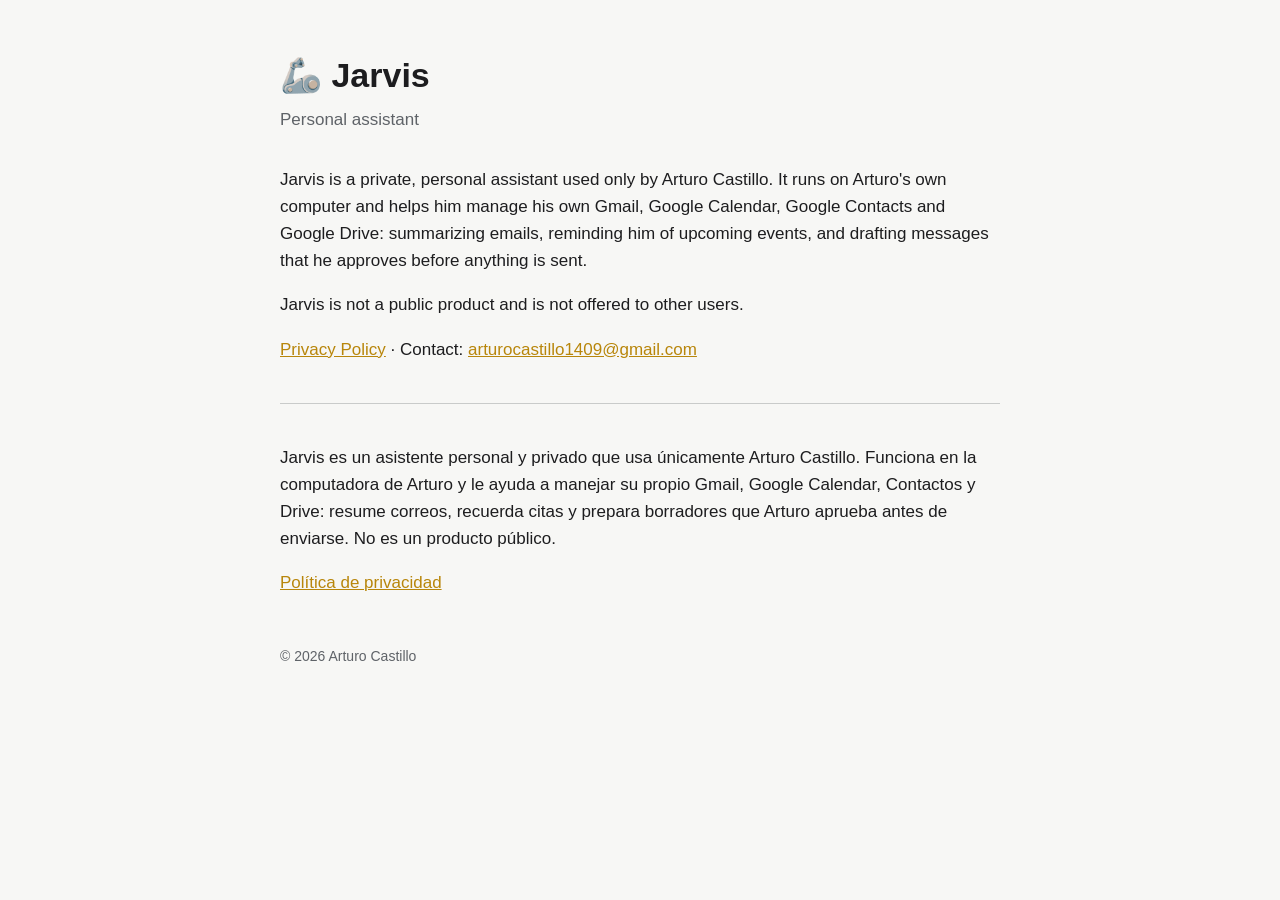
<file: index.html>
<!doctype html>
<html lang="en"><head><meta charset="utf-8"><meta name="viewport" content="width=device-width,initial-scale=1">
<title>Jarvis — Personal Assistant</title><link rel="stylesheet" href="/style.css"></head>
<body><main>
<h1>🦾 Jarvis</h1><p class="sub">Personal assistant</p>
<p>Jarvis is a private, personal assistant used only by Arturo Castillo. It runs on Arturo's own computer and helps him manage his own Gmail, Google Calendar, Google Contacts and Google Drive: summarizing emails, reminding him of upcoming events, and drafting messages that he approves before anything is sent.</p>
<p>Jarvis is not a public product and is not offered to other users.</p>
<p><a href="/privacidad/">Privacy Policy</a> · Contact: <a href="mailto:arturocastillo1409@gmail.com">arturocastillo1409@gmail.com</a></p>
<hr>
<p>Jarvis es un asistente personal y privado que usa únicamente Arturo Castillo. Funciona en la computadora de Arturo y le ayuda a manejar su propio Gmail, Google Calendar, Contactos y Drive: resume correos, recuerda citas y prepara borradores que Arturo aprueba antes de enviarse. No es un producto público.</p>
<p><a href="/privacidad/">Política de privacidad</a></p>
<footer>© 2026 Arturo Castillo</footer>
</main></body></html>
</file>
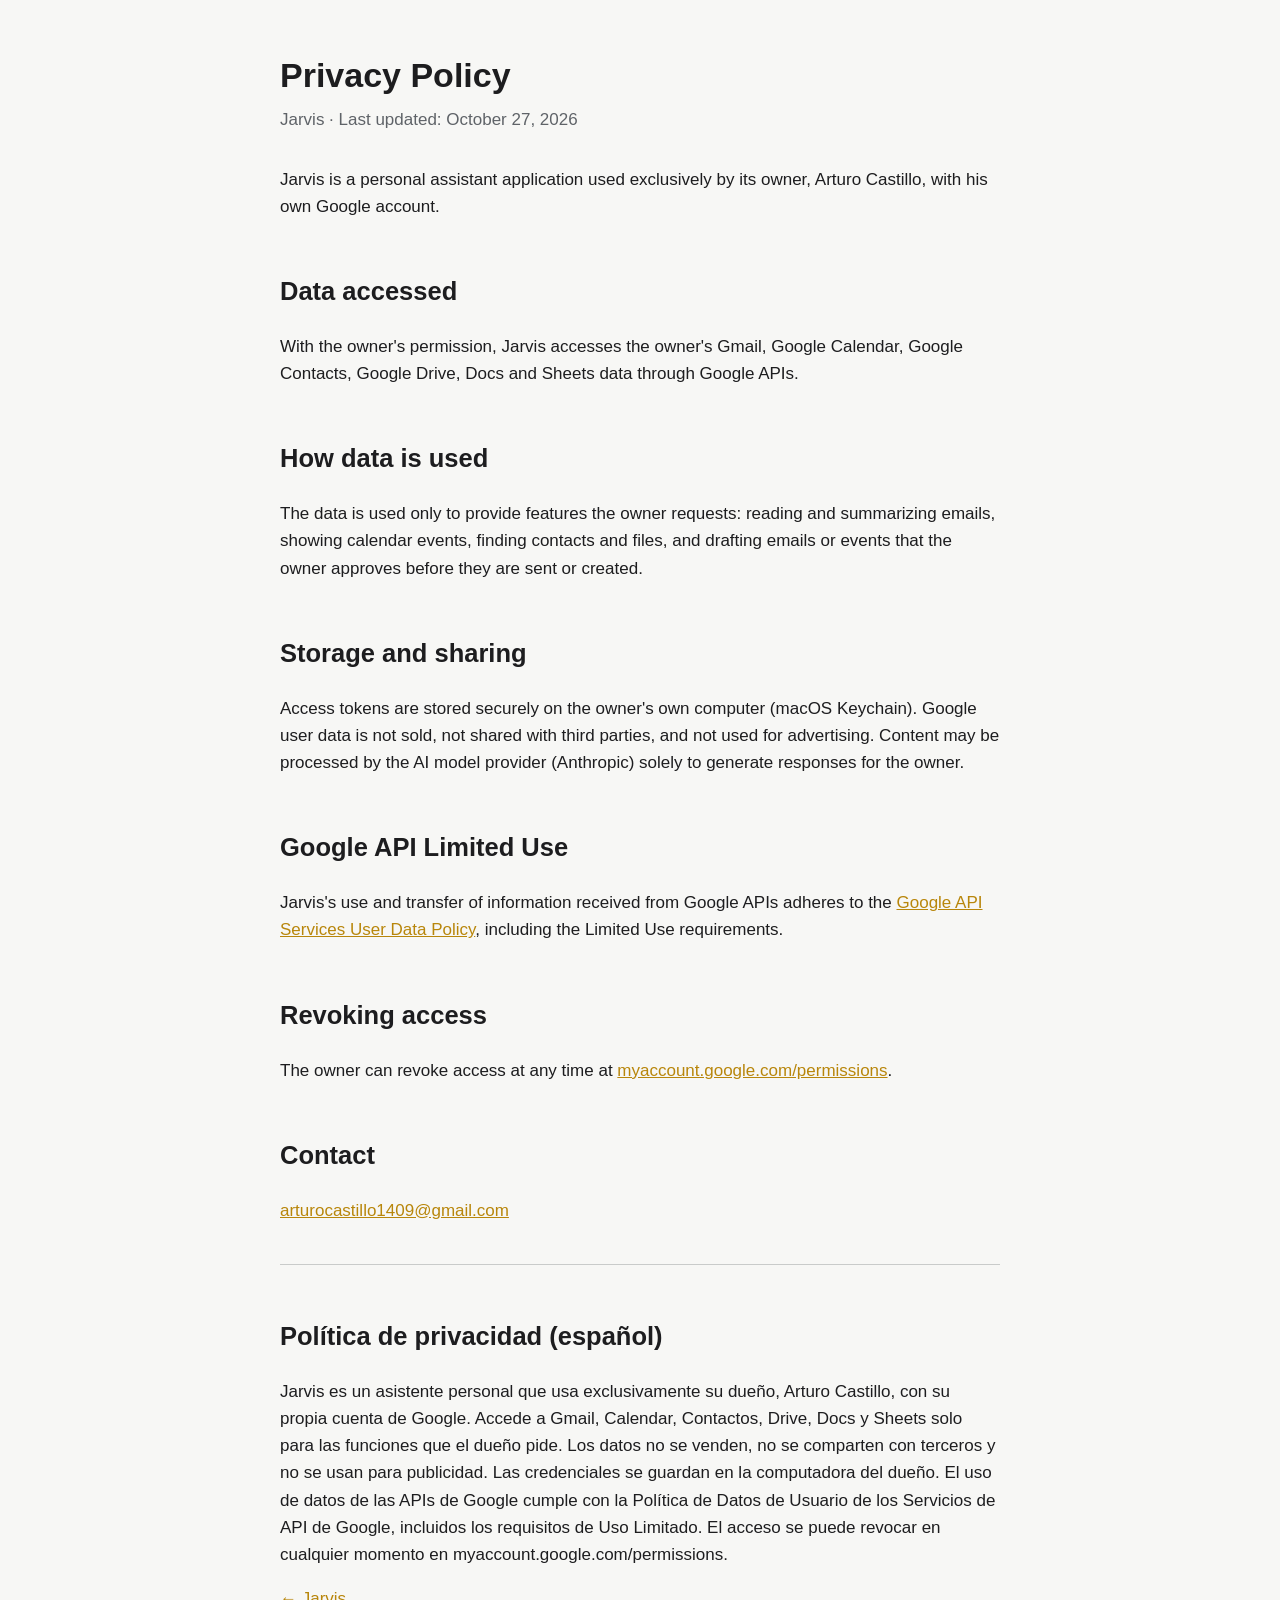
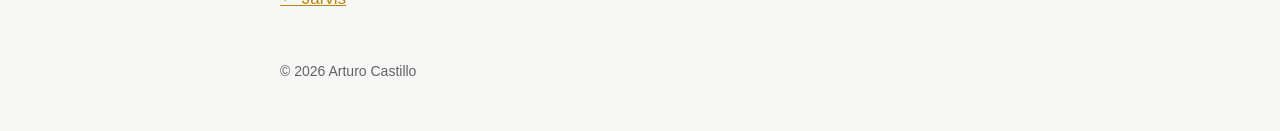
<file: privacidad/index.html>
<!doctype html>
<html lang="en"><head><meta charset="utf-8"><meta name="viewport" content="width=device-width,initial-scale=1">
<title>Privacy Policy — Jarvis</title><link rel="stylesheet" href="/style.css"></head>
<body><main>
<h1>Privacy Policy</h1><p class="sub">Jarvis · Last updated: October 27, 2026</p>
<p>Jarvis is a personal assistant application used exclusively by its owner, Arturo Castillo, with his own Google account.</p>
<h2>Data accessed</h2>
<p>With the owner's permission, Jarvis accesses the owner's Gmail, Google Calendar, Google Contacts, Google Drive, Docs and Sheets data through Google APIs.</p>
<h2>How data is used</h2>
<p>The data is used only to provide features the owner requests: reading and summarizing emails, showing calendar events, finding contacts and files, and drafting emails or events that the owner approves before they are sent or created.</p>
<h2>Storage and sharing</h2>
<p>Access tokens are stored securely on the owner's own computer (macOS Keychain). Google user data is not sold, not shared with third parties, and not used for advertising. Content may be processed by the AI model provider (Anthropic) solely to generate responses for the owner.</p>
<h2>Google API Limited Use</h2>
<p>Jarvis's use and transfer of information received from Google APIs adheres to the <a href="https://developers.google.com/terms/api-services-user-data-policy">Google API Services User Data Policy</a>, including the Limited Use requirements.</p>
<h2>Revoking access</h2>
<p>The owner can revoke access at any time at <a href="https://myaccount.google.com/permissions">myaccount.google.com/permissions</a>.</p>
<h2>Contact</h2>
<p><a href="mailto:arturocastillo1409@gmail.com">arturocastillo1409@gmail.com</a></p>
<hr>
<h2>Política de privacidad (español)</h2>
<p>Jarvis es un asistente personal que usa exclusivamente su dueño, Arturo Castillo, con su propia cuenta de Google. Accede a Gmail, Calendar, Contactos, Drive, Docs y Sheets solo para las funciones que el dueño pide. Los datos no se venden, no se comparten con terceros y no se usan para publicidad. Las credenciales se guardan en la computadora del dueño. El uso de datos de las APIs de Google cumple con la Política de Datos de Usuario de los Servicios de API de Google, incluidos los requisitos de Uso Limitado. El acceso se puede revocar en cualquier momento en myaccount.google.com/permissions.</p>
<p><a href="/">← Jarvis</a></p>
<footer>© 2026 Arturo Castillo</footer>
</main></body></html>
</file>
<file: style.css>
:root{--bg:#f7f7f5;--fg:#1d1d1f;--muted:#5f6368;--accent:#b8860b}
@media (prefers-color-scheme:dark){:root{--bg:#121212;--fg:#ececec;--muted:#a0a0a0;--accent:#e0b040}}
body{margin:0;background:var(--bg);color:var(--fg);font:17px/1.6 -apple-system,BlinkMacSystemFont,"Segoe UI",Roboto,sans-serif}
main{max-width:720px;margin:0 auto;padding:48px 16px}
h1{margin:0 0 4px}h2{margin-top:2em}.sub{color:var(--muted);margin:0 0 32px}
a{color:var(--accent)}hr{border:0;border-top:1px solid var(--muted);opacity:.3;margin:40px 0}
footer{color:var(--muted);font-size:14px;margin-top:48px}
</file>
